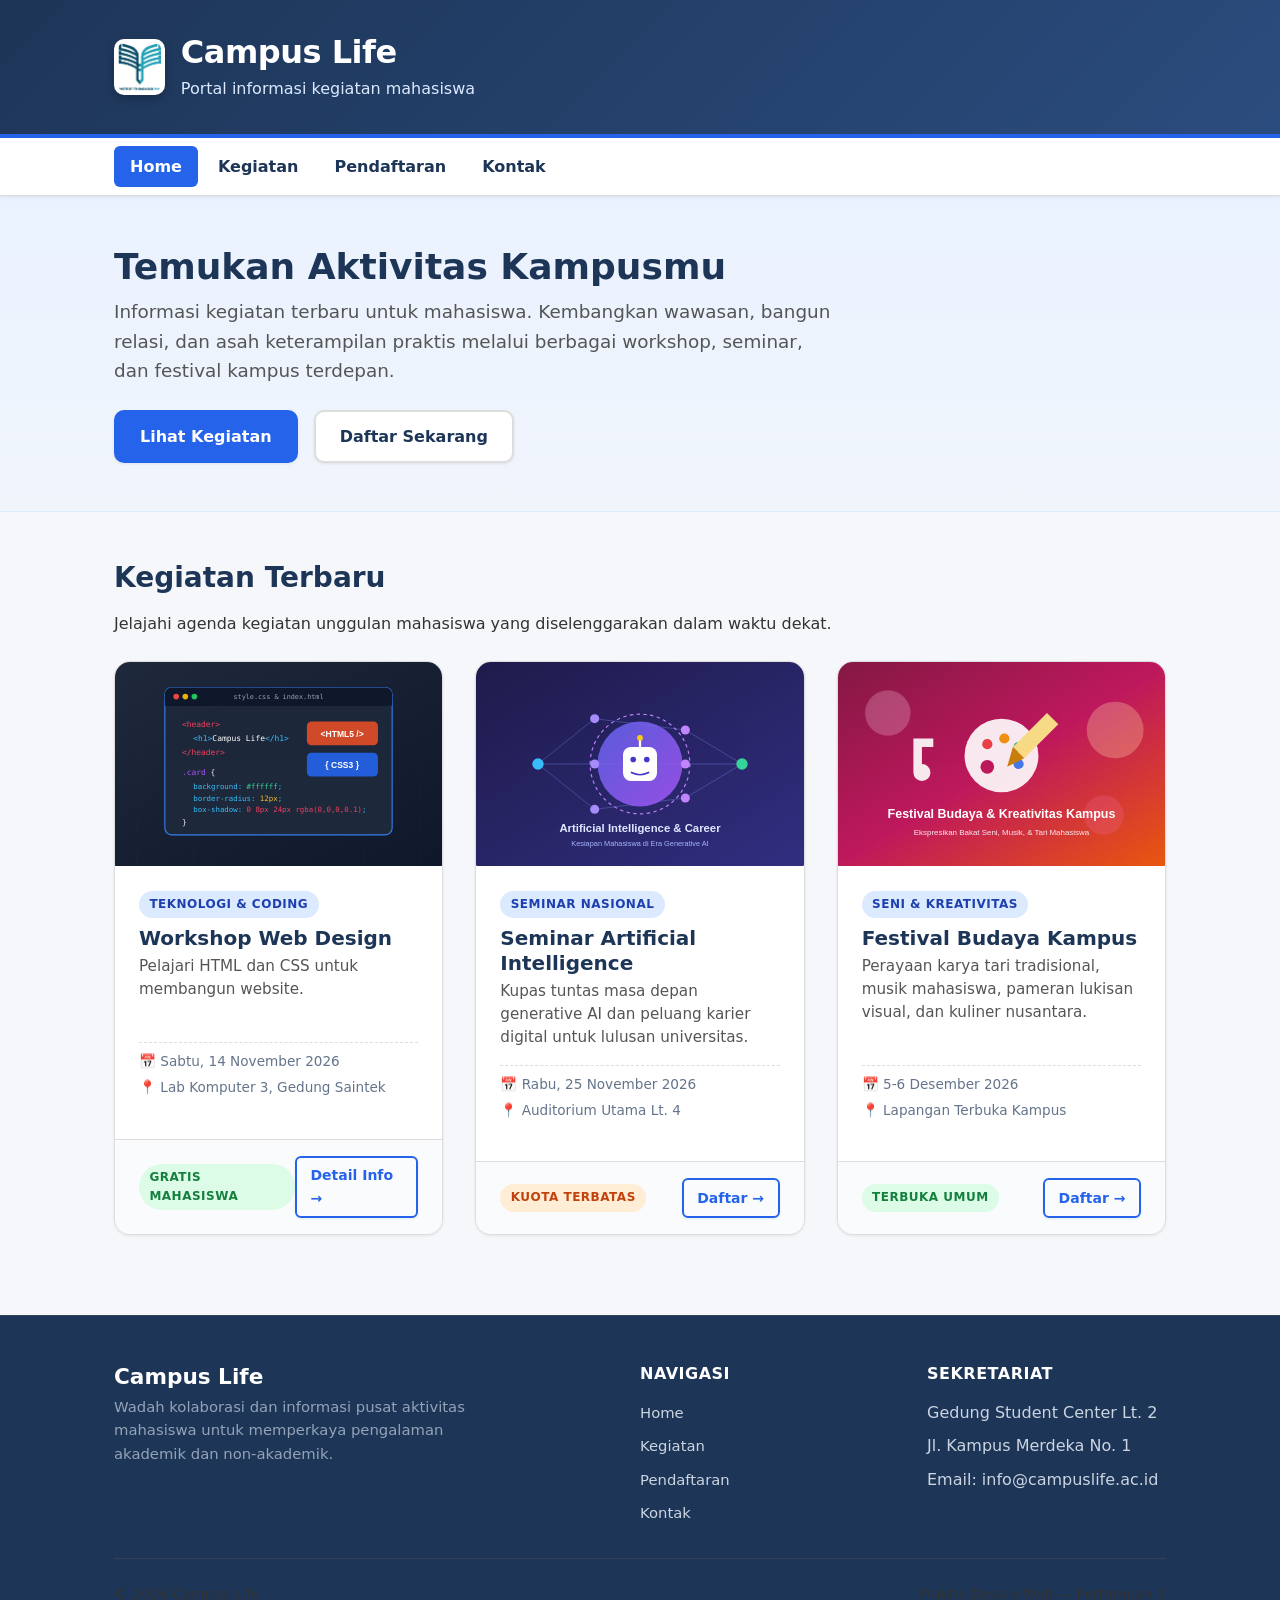
<file: index.html>
<!DOCTYPE html>
<html lang="id">

<head>
  <meta charset="UTF-8">
  <meta name="viewport" content="width=device-width, initial-scale=1.0">
  <meta name="description"
    content="Campus Life - Portal informasi kegiatan mahasiswa, workshop, seminar, dan komunitas kampus.">
  <title>Campus Life - Portal Informasi Kegiatan Mahasiswa</title>
  <link rel="stylesheet" href="style.css">
</head>

<body>
  <!-- Aksesibilitas keyboard: Skip to main content -->
  <a href="#main-content" class="skip-link">Lewati ke konten utama</a>

  <!-- Header Website -->
  <header class="site-header">
    <div class="container header-inner">
      <div class="header-brand">
        <img src="images/LOGO_IT_PLN_Kotak.png" alt="Logo Institut Teknologi PLN" class="brand-logo" width="56"
          height="56">
        <div class="header-title-group">
          <h1>Campus Life</h1>
          <p>Portal informasi kegiatan mahasiswa</p>
        </div>
      </div>
    </div>
  </header>

  <!-- Navigasi Utama -->
  <nav class="site-nav" aria-label="Navigasi utama">
    <div class="container">
      <ul class="nav-list">
        <li><a href="index.html" class="nav-link active" aria-current="page">Home</a></li>
        <li><a href="detail.html" class="nav-link">Kegiatan</a></li>
        <li><a href="registration.html" class="nav-link">Pendaftaran</a></li>
        <li><a href="contact.html" class="nav-link">Kontak</a></li>
      </ul>
    </div>
  </nav>

  <!-- Konten Utama -->
  <main id="main-content">
    <!-- Hero Section -->
    <section class="hero">
      <div class="container">
        <div class="hero-content">
          <h2>Temukan Aktivitas Kampusmu</h2>
          <p>Informasi kegiatan terbaru untuk mahasiswa. Kembangkan wawasan, bangun relasi, dan asah keterampilan
            praktis melalui berbagai workshop, seminar, dan festival kampus terdepan.</p>
          <div class="hero-actions">
            <a class="button" href="detail.html">Lihat Kegiatan</a>
            <a class="button button-secondary" href="registration.html">Daftar Sekarang</a>
          </div>
        </div>
      </div>
    </section>

    <!-- Bagian Kegiatan Terbaru -->
    <section class="content container">
      <h2>Kegiatan Terbaru</h2>
      <p>Jelajahi agenda kegiatan unggulan mahasiswa yang diselenggarakan dalam waktu dekat.</p>

      <div class="card-grid">
        <!-- Card 1: Workshop Web Design (Sesuai Starter Requirement) -->
        <article class="card">
          <div class="card-media">
            <img src="images/workshop-web.svg" alt="Ilustrasi Workshop Web Design" loading="lazy">
          </div>
          <div class="card-body">
            <div class="card-tag">
              <span class="badge badge-blue">Teknologi &amp; Coding</span>
            </div>
            <h3 class="card-title">Workshop Web Design</h3>
            <p class="card-desc">Pelajari HTML dan CSS untuk membangun website.</p>
            <div class="card-meta">
              <span class="card-meta-item">📅 Sabtu, 14 November 2026</span>
              <span class="card-meta-item">📍 Lab Komputer 3, Gedung Saintek</span>
            </div>
          </div>
          <div class="card-footer">
            <span class="badge badge-green">Gratis Mahasiswa</span>
            <a href="detail.html" class="button button-sm button-outline">Detail Info &rarr;</a>
          </div>
        </article>

        <!-- Card 2: Seminar AI & Career -->
        <article class="card">
          <div class="card-media">
            <img src="images/seminar-ai.svg" alt="Ilustrasi Seminar AI dan Karier" loading="lazy">
          </div>
          <div class="card-body">
            <div class="card-tag">
              <span class="badge badge-blue">Seminar Nasional</span>
            </div>
            <h3 class="card-title">Seminar Artificial Intelligence</h3>
            <p class="card-desc">Kupas tuntas masa depan generative AI dan peluang karier digital untuk lulusan
              universitas.</p>
            <div class="card-meta">
              <span class="card-meta-item">📅 Rabu, 25 November 2026</span>
              <span class="card-meta-item">📍 Auditorium Utama Lt. 4</span>
            </div>
          </div>
          <div class="card-footer">
            <span class="badge badge-orange">Kuota Terbatas</span>
            <a href="registration.html" class="button button-sm button-outline">Daftar &rarr;</a>
          </div>
        </article>

        <!-- Card 3: Festival Seni & Budaya -->
        <article class="card">
          <div class="card-media">
            <img src="images/festival-art.svg" alt="Ilustrasi Festival Seni Budaya" loading="lazy">
          </div>
          <div class="card-body">
            <div class="card-tag">
              <span class="badge badge-blue">Seni &amp; Kreativitas</span>
            </div>
            <h3 class="card-title">Festival Budaya Kampus</h3>
            <p class="card-desc">Perayaan karya tari tradisional, musik mahasiswa, pameran lukisan visual, dan kuliner
              nusantara.</p>
            <div class="card-meta">
              <span class="card-meta-item">📅 5-6 Desember 2026</span>
              <span class="card-meta-item">📍 Lapangan Terbuka Kampus</span>
            </div>
          </div>
          <div class="card-footer">
            <span class="badge badge-green">Terbuka Umum</span>
            <a href="registration.html" class="button button-sm button-outline">Daftar &rarr;</a>
          </div>
        </article>
      </div>
    </section>
  </main>

  <!-- Footer Website -->
  <footer class="site-footer">
    <div class="container">
      <div class="footer-top">
        <div class="footer-brand">
          <h3>Campus Life</h3>
          <p>Wadah kolaborasi dan informasi pusat aktivitas mahasiswa untuk memperkaya pengalaman akademik dan
            non-akademik.</p>
        </div>
        <div class="footer-column">
          <h4>Navigasi</h4>
          <ul class="footer-links">
            <li><a href="index.html">Home</a></li>
            <li><a href="detail.html">Kegiatan</a></li>
            <li><a href="registration.html">Pendaftaran</a></li>
            <li><a href="contact.html">Kontak</a></li>
          </ul>
        </div>
        <div class="footer-column">
          <h4>Sekretariat</h4>
          <ul class="footer-links">
            <li>Gedung Student Center Lt. 2</li>
            <li>Jl. Kampus Merdeka No. 1</li>
            <li>Email: info@campuslife.ac.id</li>
          </ul>
        </div>
      </div>
      <div class="footer-bottom">
        <p>&copy; 2026 Campus Life</p>
        <p>Praktik Desain Web &mdash; Pertemuan 7</p>
      </div>
    </div>
  </footer>
</body>

</html>
</file>
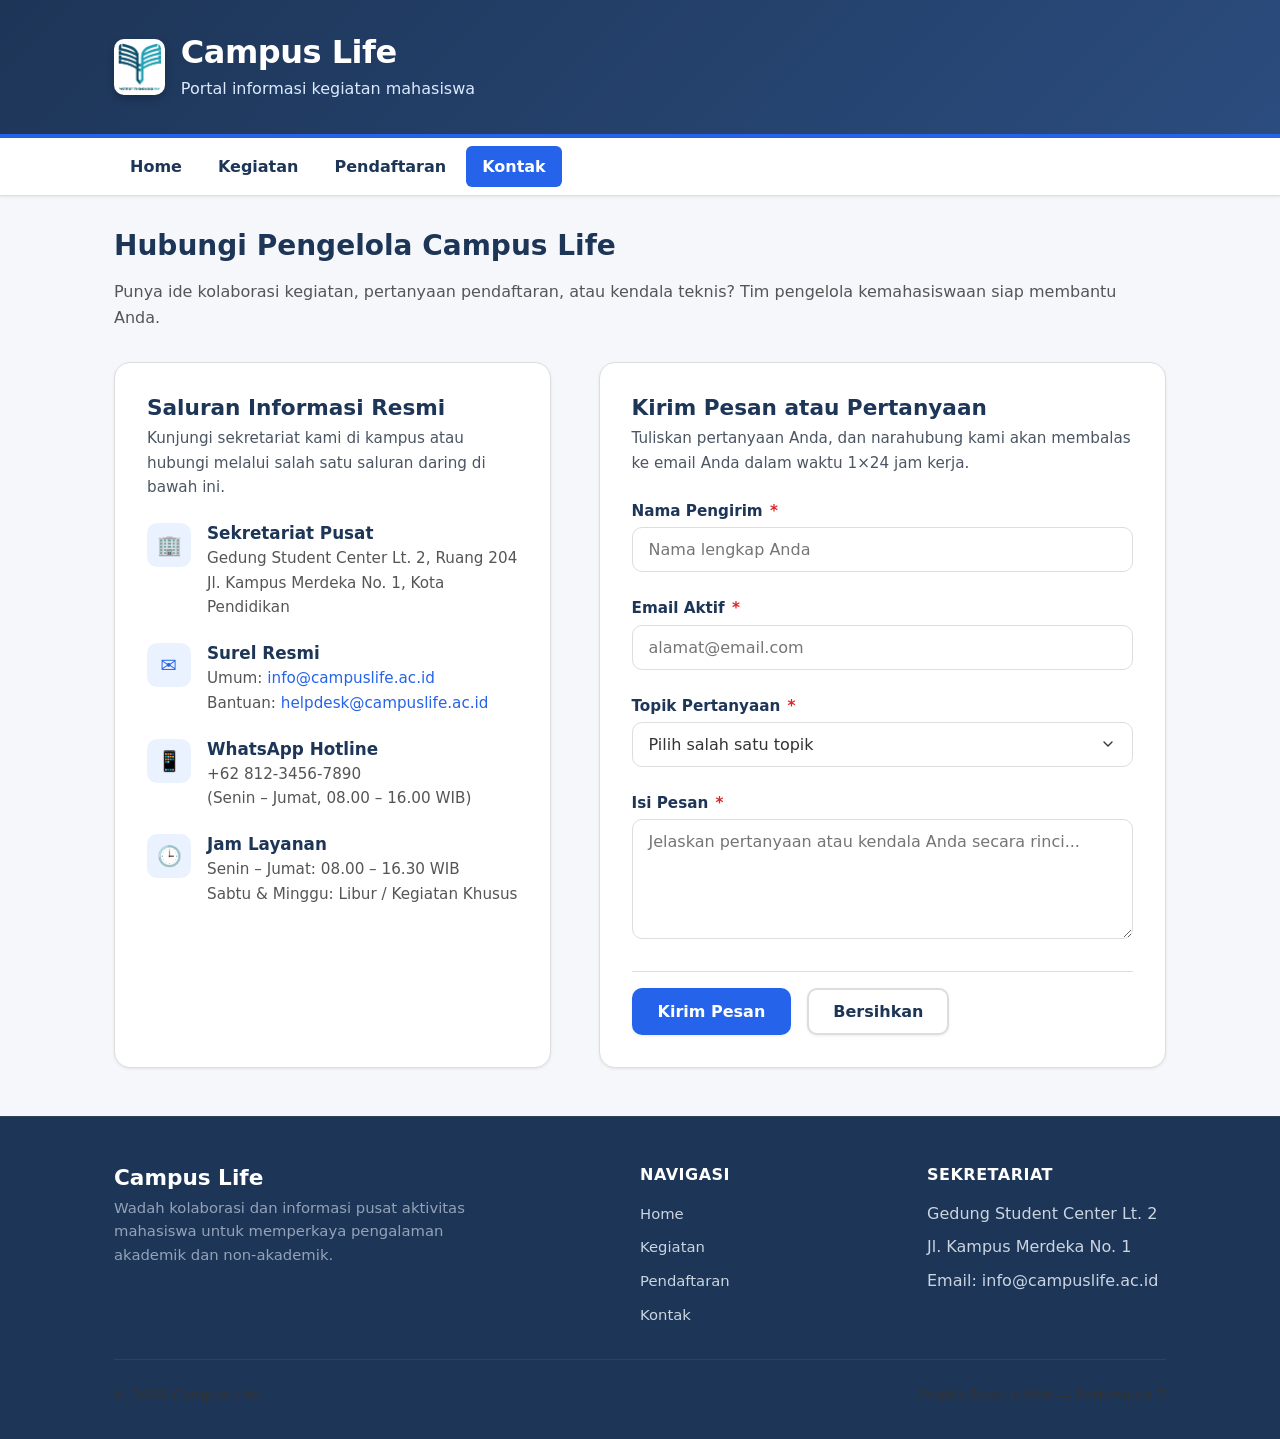
<file: contact.html>
<!DOCTYPE html>
<html lang="id">
<head>
  <meta charset="UTF-8">
  <meta name="viewport" content="width=device-width, initial-scale=1.0">
  <meta name="description" content="Hubungi sekretariat dan helpdesk Campus Life - Layanan informasi kegiatan dan kemahasiswaan.">
  <title>Kontak Kami - Campus Life</title>
  <link rel="stylesheet" href="style.css">
</head>
<body>
  <a href="#main-content" class="skip-link">Lewati ke konten utama</a>

  <!-- Header Website -->
  <header class="site-header">
    <div class="container header-inner">
      <div class="header-brand">
        <img src="images/LOGO_IT_PLN_Kotak.png" alt="Logo Institut Teknologi PLN" class="brand-logo" width="56" height="56">
        <div class="header-title-group">
          <h1>Campus Life</h1>
          <p>Portal informasi kegiatan mahasiswa</p>
        </div>
      </div>
    </div>
  </header>

  <!-- Navigasi Utama -->
  <nav class="site-nav" aria-label="Navigasi utama">
    <div class="container">
      <ul class="nav-list">
        <li><a href="index.html" class="nav-link">Home</a></li>
        <li><a href="detail.html" class="nav-link">Kegiatan</a></li>
        <li><a href="registration.html" class="nav-link">Pendaftaran</a></li>
        <li><a href="contact.html" class="nav-link active" aria-current="page">Kontak</a></li>
      </ul>
    </div>
  </nav>

  <!-- Konten Utama: Kontak & Form Pesan -->
  <main id="main-content" class="container">
    <div style="margin-top: 2rem; margin-bottom: 1.5rem;">
      <h2>Hubungi Pengelola Campus Life</h2>
      <p style="color: var(--color-text-muted);">
        Punya ide kolaborasi kegiatan, pertanyaan pendaftaran, atau kendala teknis? Tim pengelola kemahasiswaan siap membantu Anda.
      </p>
    </div>

    <div class="contact-grid">
      <!-- Kolom Informasi Kontak -->
      <aside class="contact-info-card">
        <h3>Saluran Informasi Resmi</h3>
        <p style="font-size: 0.95rem; color: #4b5563;">
          Kunjungi sekretariat kami di kampus atau hubungi melalui salah satu saluran daring di bawah ini.
        </p>

        <ul class="contact-channels">
          <li class="channel-item">
            <div class="channel-icon" aria-hidden="true">🏢</div>
            <div class="channel-details">
              <h4>Sekretariat Pusat</h4>
              <p>Gedung Student Center Lt. 2, Ruang 204<br>Jl. Kampus Merdeka No. 1, Kota Pendidikan</p>
            </div>
          </li>

          <li class="channel-item">
            <div class="channel-icon" aria-hidden="true">✉️</div>
            <div class="channel-details">
              <h4>Surel Resmi</h4>
              <p>
                Umum: <a href="mailto:info@campuslife.ac.id">info@campuslife.ac.id</a><br>
                Bantuan: <a href="mailto:helpdesk@campuslife.ac.id">helpdesk@campuslife.ac.id</a>
              </p>
            </div>
          </li>

          <li class="channel-item">
            <div class="channel-icon" aria-hidden="true">📱</div>
            <div class="channel-details">
              <h4>WhatsApp Hotline</h4>
              <p>+62 812-3456-7890<br>(Senin &ndash; Jumat, 08.00 &ndash; 16.00 WIB)</p>
            </div>
          </li>

          <li class="channel-item">
            <div class="channel-icon" aria-hidden="true">🕒</div>
            <div class="channel-details">
              <h4>Jam Layanan</h4>
              <p>Senin &ndash; Jumat: 08.00 &ndash; 16.30 WIB<br>Sabtu &amp; Minggu: Libur / Kegiatan Khusus</p>
            </div>
          </li>
        </ul>
      </aside>

      <!-- Kolom Formulir Pesan -->
      <section class="contact-info-card">
        <h3>Kirim Pesan atau Pertanyaan</h3>
        <p style="font-size: 0.95rem; color: #4b5563; margin-bottom: 1.5rem;">
          Tuliskan pertanyaan Anda, dan narahubung kami akan membalas ke email Anda dalam waktu 1&times;24 jam kerja.
        </p>

        <div id="contact-notification" class="alert alert-info" style="display: none;" role="status"></div>

        <form id="contact-form" method="post" action="#">
          <div class="form-group">
            <label for="contact-name" class="form-label">Nama Pengirim <span class="required" aria-hidden="true">*</span></label>
            <input type="text" id="contact-name" name="name" class="form-control" placeholder="Nama lengkap Anda" required autocomplete="name">
          </div>

          <div class="form-group">
            <label for="contact-email" class="form-label">Email Aktif <span class="required" aria-hidden="true">*</span></label>
            <input type="email" id="contact-email" name="email" class="form-control" placeholder="alamat@email.com" required autocomplete="email">
          </div>

          <div class="form-group">
            <label for="contact-category" class="form-label">Topik Pertanyaan <span class="required" aria-hidden="true">*</span></label>
            <select id="contact-category" name="category" class="form-control" required>
              <option value="" disabled selected>Pilih salah satu topik</option>
              <option value="pendaftaran">Pertanyaan Seputar Pendaftaran</option>
              <option value="sertifikat">Klaim E-Sertifikat Kegiatan</option>
              <option value="kolaborasi">Usulan Kerja Sama / Publikasi Event Ormawa</option>
              <option value="lainnya">Lain-lain</option>
            </select>
          </div>

          <div class="form-group">
            <label for="contact-message" class="form-label">Isi Pesan <span class="required" aria-hidden="true">*</span></label>
            <textarea id="contact-message" name="message" class="form-control" rows="4" placeholder="Jelaskan pertanyaan atau kendala Anda secara rinci..." required></textarea>
          </div>

          <div class="form-actions" style="margin-top: 1.5rem; padding-top: 1rem;">
            <button type="submit" class="button">Kirim Pesan</button>
            <button type="reset" class="button button-secondary">Bersihkan</button>
          </div>
        </form>
      </section>
    </div>
  </main>

  <!-- Footer Website -->
  <footer class="site-footer">
    <div class="container">
      <div class="footer-top">
        <div class="footer-brand">
          <h3>Campus Life</h3>
          <p>Wadah kolaborasi dan informasi pusat aktivitas mahasiswa untuk memperkaya pengalaman akademik dan non-akademik.</p>
        </div>
        <div class="footer-column">
          <h4>Navigasi</h4>
          <ul class="footer-links">
            <li><a href="index.html">Home</a></li>
            <li><a href="detail.html">Kegiatan</a></li>
            <li><a href="registration.html">Pendaftaran</a></li>
            <li><a href="contact.html">Kontak</a></li>
          </ul>
        </div>
        <div class="footer-column">
          <h4>Sekretariat</h4>
          <ul class="footer-links">
            <li>Gedung Student Center Lt. 2</li>
            <li>Jl. Kampus Merdeka No. 1</li>
            <li>Email: info@campuslife.ac.id</li>
          </ul>
        </div>
      </div>
      <div class="footer-bottom">
        <p>&copy; 2026 Campus Life</p>
        <p>Praktik Desain Web &mdash; Pertemuan 7</p>
      </div>
    </div>
  </footer>

  <script>
    document.getElementById('contact-form').addEventListener('submit', function(e) {
      e.preventDefault();
      const notif = document.getElementById('contact-notification');
      const name = document.getElementById('contact-name').value;
      notif.className = 'alert alert-success';
      notif.style.display = 'block';
      notif.innerHTML = '✅ <strong>Pesan Terkirim!</strong> Terima kasih ' + name + ', pesan Anda telah diterima di form simulasi ini.';
      notif.scrollIntoView({ behavior: 'smooth', block: 'nearest' });
    });
  </script>
</body>
</html>
</file>
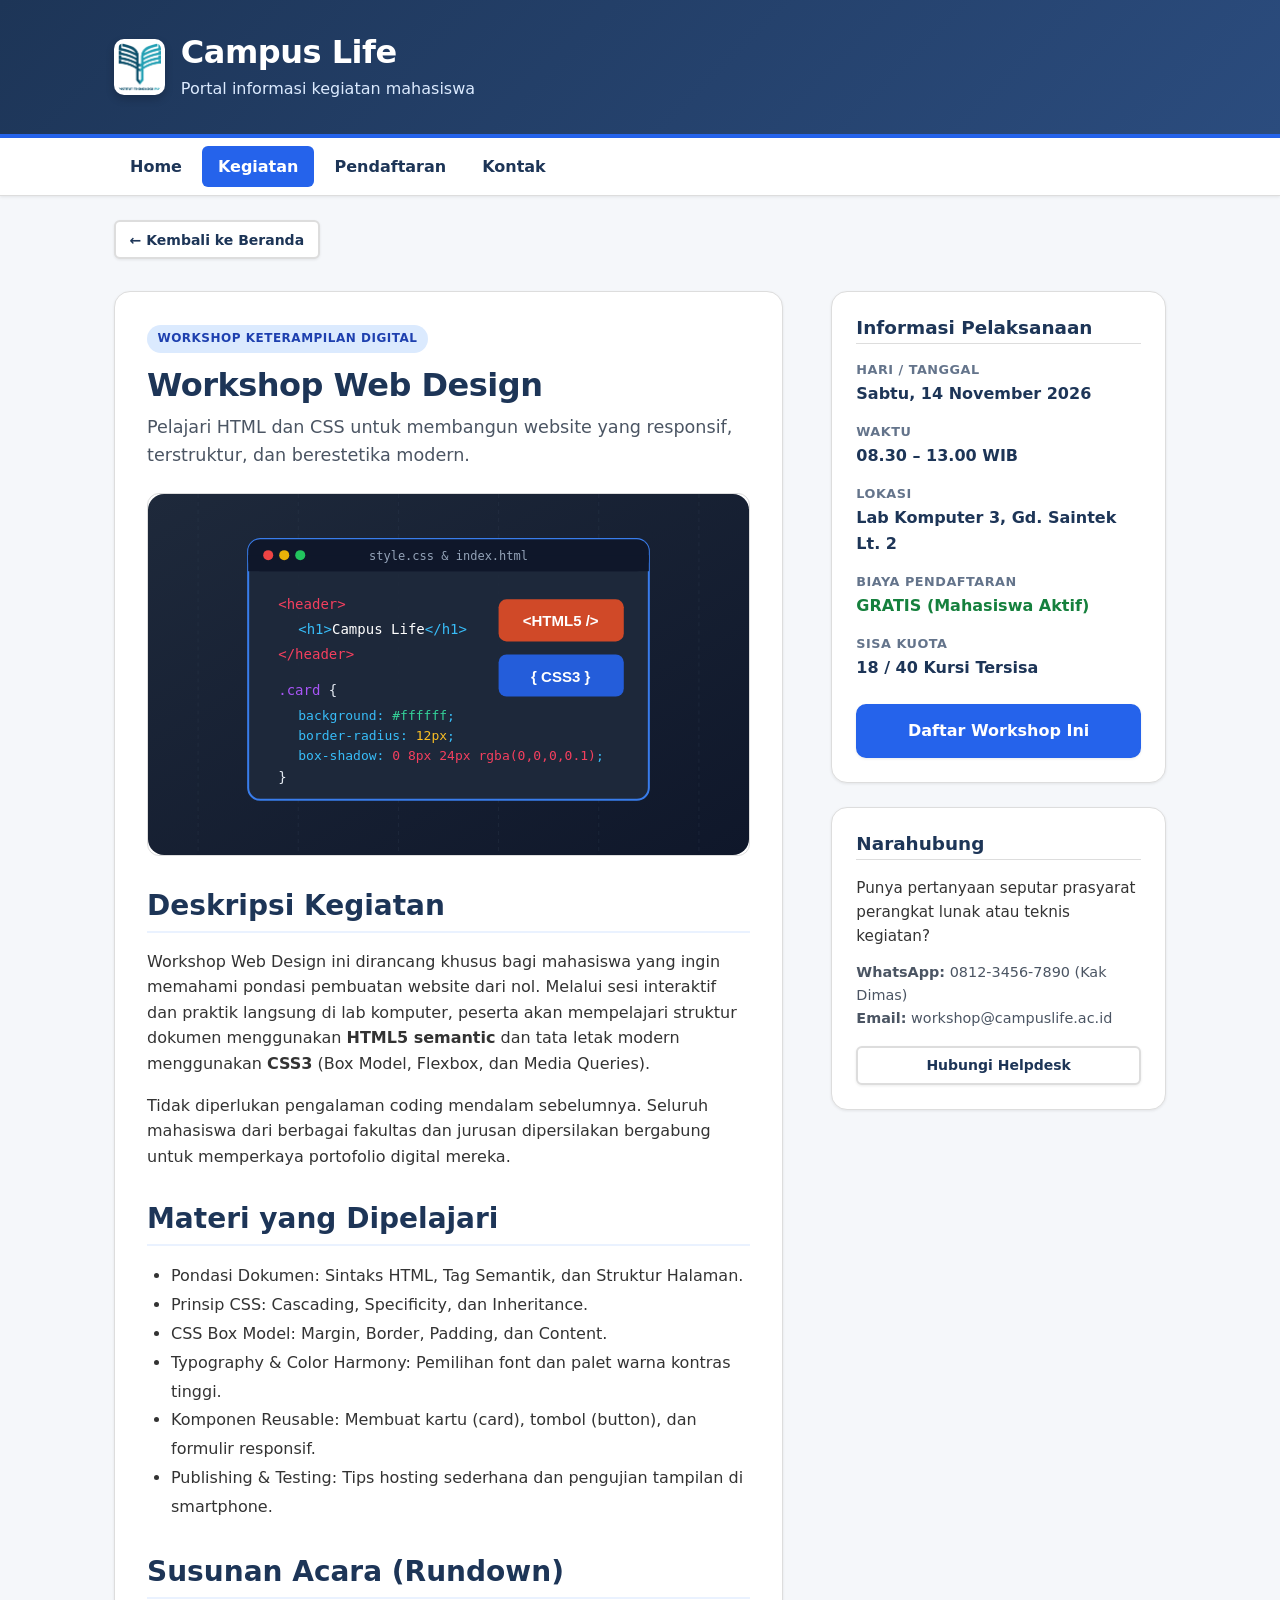
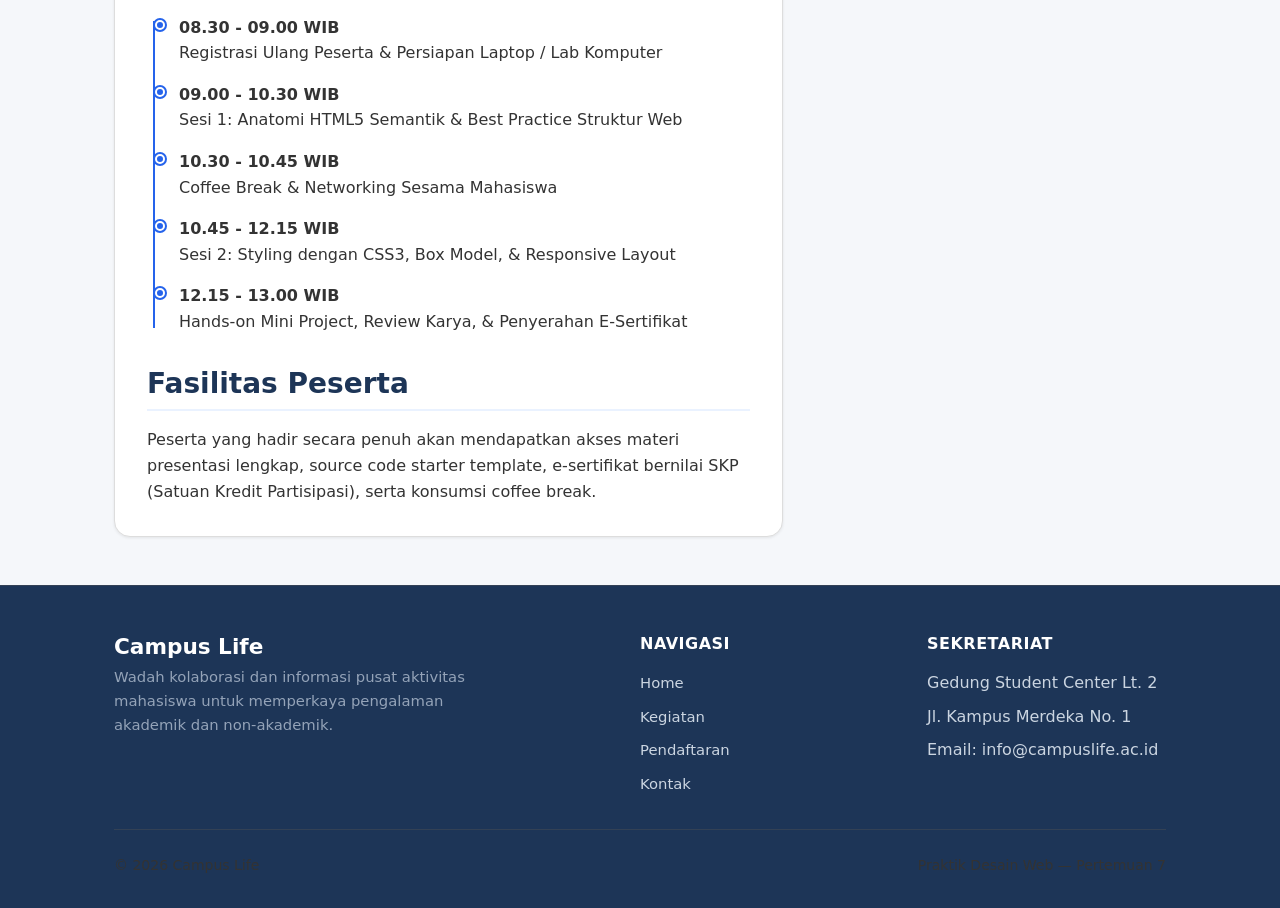
<file: detail.html>
<!DOCTYPE html>
<html lang="id">
<head>
  <meta charset="UTF-8">
  <meta name="viewport" content="width=device-width, initial-scale=1.0">
  <meta name="description" content="Detail Workshop Web Design - Pelajari HTML dan CSS untuk membangun website modern di Campus Life.">
  <title>Detail Kegiatan: Workshop Web Design - Campus Life</title>
  <link rel="stylesheet" href="style.css">
</head>
<body>
  <a href="#main-content" class="skip-link">Lewati ke konten utama</a>

  <!-- Header Website -->
  <header class="site-header">
    <div class="container header-inner">
      <div class="header-brand">
        <img src="images/LOGO_IT_PLN_Kotak.png" alt="Logo Institut Teknologi PLN" class="brand-logo" width="56" height="56">
        <div class="header-title-group">
          <h1>Campus Life</h1>
          <p>Portal informasi kegiatan mahasiswa</p>
        </div>
      </div>
    </div>
  </header>

  <!-- Navigasi Utama -->
  <nav class="site-nav" aria-label="Navigasi utama">
    <div class="container">
      <ul class="nav-list">
        <li><a href="index.html" class="nav-link">Home</a></li>
        <li><a href="detail.html" class="nav-link active" aria-current="page">Kegiatan</a></li>
        <li><a href="registration.html" class="nav-link">Pendaftaran</a></li>
        <li><a href="contact.html" class="nav-link">Kontak</a></li>
      </ul>
    </div>
  </nav>

  <!-- Konten Utama -->
  <main id="main-content" class="container">
    <div style="margin-top: 1.5rem;">
      <a href="index.html" class="button button-sm button-secondary">&larr; Kembali ke Beranda</a>
    </div>

    <div class="detail-layout">
      <!-- Kolom Informasi Lengkap -->
      <article class="detail-main">
        <span class="badge badge-blue">Workshop Keterampilan Digital</span>
        <h1 style="margin-top: 0.75rem; margin-bottom: 0.5rem; font-size: 2rem;">Workshop Web Design</h1>
        <p style="font-size: 1.1rem; color: #4b5563; margin-bottom: 1.5rem;">
          Pelajari HTML dan CSS untuk membangun website yang responsif, terstruktur, dan berestetika modern.
        </p>

        <div style="border-radius: 12px; overflow: hidden; margin-bottom: 2rem; border: 1px solid var(--color-border);">
          <img src="images/workshop-web.svg" alt="Preview Workshop Web Design" style="width: 100%; height: auto;">
        </div>

        <h2>Deskripsi Kegiatan</h2>
        <p>
          Workshop Web Design ini dirancang khusus bagi mahasiswa yang ingin memahami pondasi pembuatan website dari nol. Melalui sesi interaktif dan praktik langsung di lab komputer, peserta akan mempelajari struktur dokumen menggunakan <strong>HTML5 semantic</strong> dan tata letak modern menggunakan <strong>CSS3</strong> (Box Model, Flexbox, dan Media Queries).
        </p>
        <p>
          Tidak diperlukan pengalaman coding mendalam sebelumnya. Seluruh mahasiswa dari berbagai fakultas dan jurusan dipersilakan bergabung untuk memperkaya portofolio digital mereka.
        </p>

        <h2>Materi yang Dipelajari</h2>
        <ul style="padding-left: 1.5rem; margin-bottom: 1.5rem; line-height: 1.8; color: var(--color-text-main);">
          <li>Pondasi Dokumen: Sintaks HTML, Tag Semantik, dan Struktur Halaman.</li>
          <li>Prinsip CSS: Cascading, Specificity, dan Inheritance.</li>
          <li>CSS Box Model: Margin, Border, Padding, dan Content.</li>
          <li>Typography &amp; Color Harmony: Pemilihan font dan palet warna kontras tinggi.</li>
          <li>Komponen Reusable: Membuat kartu (card), tombol (button), dan formulir responsif.</li>
          <li>Publishing &amp; Testing: Tips hosting sederhana dan pengujian tampilan di smartphone.</li>
        </ul>

        <h2>Susunan Acara (Rundown)</h2>
        <ol class="timeline">
          <li class="timeline-item">
            <strong>08.30 - 09.00 WIB</strong>
            <p>Registrasi Ulang Peserta &amp; Persiapan Laptop / Lab Komputer</p>
          </li>
          <li class="timeline-item">
            <strong>09.00 - 10.30 WIB</strong>
            <p>Sesi 1: Anatomi HTML5 Semantik &amp; Best Practice Struktur Web</p>
          </li>
          <li class="timeline-item">
            <strong>10.30 - 10.45 WIB</strong>
            <p>Coffee Break &amp; Networking Sesama Mahasiswa</p>
          </li>
          <li class="timeline-item">
            <strong>10.45 - 12.15 WIB</strong>
            <p>Sesi 2: Styling dengan CSS3, Box Model, &amp; Responsive Layout</p>
          </li>
          <li class="timeline-item">
            <strong>12.15 - 13.00 WIB</strong>
            <p>Hands-on Mini Project, Review Karya, &amp; Penyerahan E-Sertifikat</p>
          </li>
        </ol>

        <h2>Fasilitas Peserta</h2>
        <p>
          Peserta yang hadir secara penuh akan mendapatkan akses materi presentasi lengkap, source code starter template, e-sertifikat bernilai SKP (Satuan Kredit Partisipasi), serta konsumsi coffee break.
        </p>
      </article>

      <!-- Sidebar Informasi & Tindakan -->
      <aside class="detail-sidebar">
        <!-- Box Ringkasan Pelaksanaan -->
        <div class="sidebar-box">
          <h3>Informasi Pelaksanaan</h3>
          <ul class="info-list">
            <li class="info-item">
              <span class="info-item-label">Hari / Tanggal</span>
              <span class="info-item-value">Sabtu, 14 November 2026</span>
            </li>
            <li class="info-item">
              <span class="info-item-label">Waktu</span>
              <span class="info-item-value">08.30 &ndash; 13.00 WIB</span>
            </li>
            <li class="info-item">
              <span class="info-item-label">Lokasi</span>
              <span class="info-item-value">Lab Komputer 3, Gd. Saintek Lt. 2</span>
            </li>
            <li class="info-item">
              <span class="info-item-label">Biaya Pendaftaran</span>
              <span class="info-item-value" style="color: var(--color-success);">GRATIS (Mahasiswa Aktif)</span>
            </li>
            <li class="info-item">
              <span class="info-item-label">Sisa Kuota</span>
              <span class="info-item-value">18 / 40 Kursi Tersisa</span>
            </li>
          </ul>

          <div style="margin-top: 1.5rem;">
            <a href="registration.html" class="button" style="width: 100%;">Daftar Workshop Ini</a>
          </div>
        </div>

        <!-- Box Kontak Penyelenggara -->
        <div class="sidebar-box">
          <h3>Narahubung</h3>
          <p style="font-size: 0.95rem; margin-bottom: 0.75rem;">
            Punya pertanyaan seputar prasyarat perangkat lunak atau teknis kegiatan?
          </p>
          <p style="font-size: 0.9rem; color: #4b5563; margin-bottom: 1rem;">
            <strong>WhatsApp:</strong> 0812-3456-7890 (Kak Dimas)<br>
            <strong>Email:</strong> workshop@campuslife.ac.id
          </p>
          <a href="contact.html" class="button button-sm button-secondary" style="width: 100%;">Hubungi Helpdesk</a>
        </div>
      </aside>
    </div>
  </main>

  <!-- Footer Website -->
  <footer class="site-footer">
    <div class="container">
      <div class="footer-top">
        <div class="footer-brand">
          <h3>Campus Life</h3>
          <p>Wadah kolaborasi dan informasi pusat aktivitas mahasiswa untuk memperkaya pengalaman akademik dan non-akademik.</p>
        </div>
        <div class="footer-column">
          <h4>Navigasi</h4>
          <ul class="footer-links">
            <li><a href="index.html">Home</a></li>
            <li><a href="detail.html">Kegiatan</a></li>
            <li><a href="registration.html">Pendaftaran</a></li>
            <li><a href="contact.html">Kontak</a></li>
          </ul>
        </div>
        <div class="footer-column">
          <h4>Sekretariat</h4>
          <ul class="footer-links">
            <li>Gedung Student Center Lt. 2</li>
            <li>Jl. Kampus Merdeka No. 1</li>
            <li>Email: info@campuslife.ac.id</li>
          </ul>
        </div>
      </div>
      <div class="footer-bottom">
        <p>&copy; 2026 Campus Life</p>
        <p>Praktik Desain Web &mdash; Pertemuan 7</p>
      </div>
    </div>
  </footer>
</body>
</html>
</file>
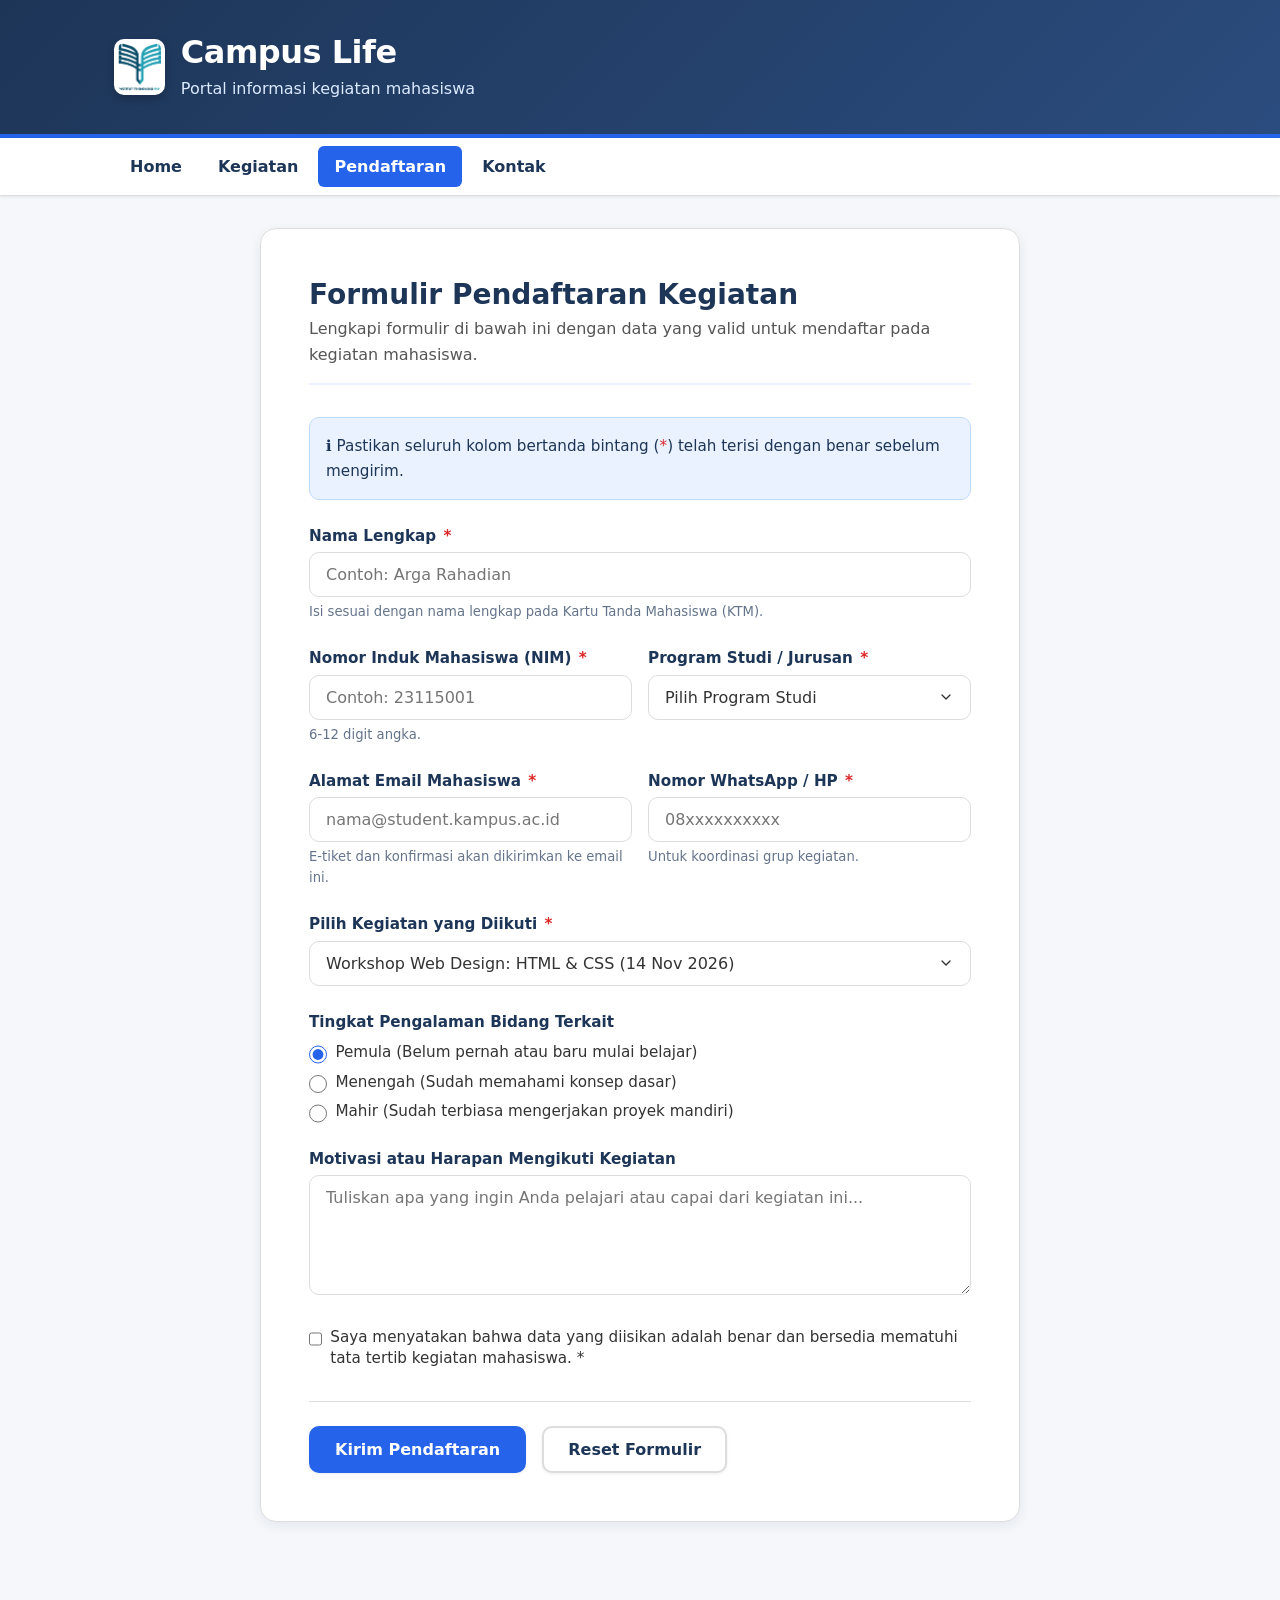
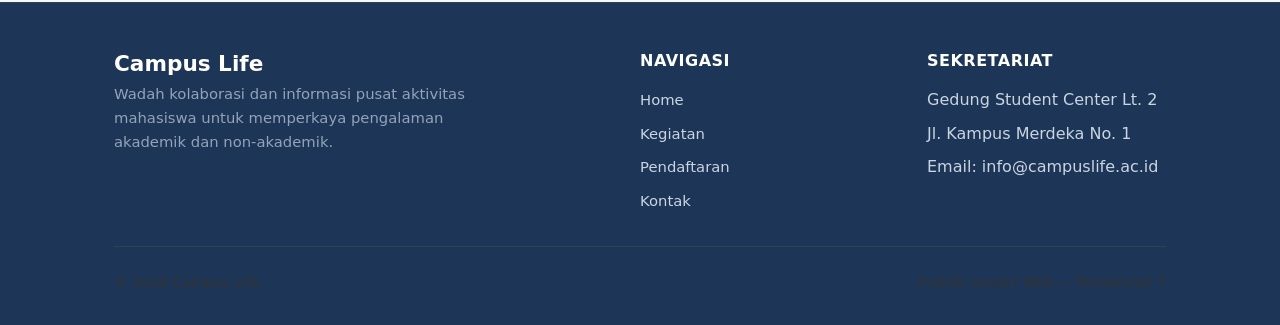
<file: registration.html>
<!DOCTYPE html>
<html lang="id">
<head>
  <meta charset="UTF-8">
  <meta name="viewport" content="width=device-width, initial-scale=1.0">
  <meta name="description" content="Pendaftaran kegiatan mahasiswa di portal Campus Life - Isi formulir registrasi online.">
  <title>Pendaftaran Kegiatan Mahasiswa - Campus Life</title>
  <link rel="stylesheet" href="style.css">
</head>
<body>
  <a href="#main-content" class="skip-link">Lewati ke konten utama</a>

  <!-- Header Website -->
  <header class="site-header">
    <div class="container header-inner">
      <div class="header-brand">
        <img src="images/LOGO_IT_PLN_Kotak.png" alt="Logo Institut Teknologi PLN" class="brand-logo" width="56" height="56">
        <div class="header-title-group">
          <h1>Campus Life</h1>
          <p>Portal informasi kegiatan mahasiswa</p>
        </div>
      </div>
    </div>
  </header>

  <!-- Navigasi Utama -->
  <nav class="site-nav" aria-label="Navigasi utama">
    <div class="container">
      <ul class="nav-list">
        <li><a href="index.html" class="nav-link">Home</a></li>
        <li><a href="detail.html" class="nav-link">Kegiatan</a></li>
        <li><a href="registration.html" class="nav-link active" aria-current="page">Pendaftaran</a></li>
        <li><a href="contact.html" class="nav-link">Kontak</a></li>
      </ul>
    </div>
  </nav>

  <!-- Konten Utama: Form Registrasi -->
  <main id="main-content" class="container">
    <div class="form-wrapper">
      <div class="form-header">
        <h2>Formulir Pendaftaran Kegiatan</h2>
        <p>Lengkapi formulir di bawah ini dengan data yang valid untuk mendaftar pada kegiatan mahasiswa.</p>
      </div>

      <!-- Area Notifikasi Alert (Dikelola sisi klien) -->
      <div id="form-notification" class="alert alert-info" role="status">
        <span>ℹ️ Pastikan seluruh kolom bertanda bintang (<span style="color:#dc2626;">*</span>) telah terisi dengan benar sebelum mengirim.</span>
      </div>

      <form id="registration-form" method="post" action="#">
        <!-- Nama Lengkap -->
        <div class="form-group">
          <label for="fullname" class="form-label">Nama Lengkap <span class="required" aria-hidden="true">*</span></label>
          <input type="text" id="fullname" name="fullname" class="form-control" placeholder="Contoh: Arga Rahadian" required autocomplete="name">
          <span class="form-helper">Isi sesuai dengan nama lengkap pada Kartu Tanda Mahasiswa (KTM).</span>
        </div>

        <!-- NIM & Program Studi (Grid Baris) -->
        <div style="display: grid; grid-template-columns: repeat(auto-fit, minmax(220px, 1fr)); gap: var(--space-md); margin-bottom: var(--space-lg);">
          <div>
            <label for="student-id" class="form-label">Nomor Induk Mahasiswa (NIM) <span class="required" aria-hidden="true">*</span></label>
            <input type="text" id="student-id" name="student_id" class="form-control" placeholder="Contoh: 23115001" required pattern="[0-9]{6,12}">
            <span class="form-helper">6-12 digit angka.</span>
          </div>
          <div>
            <label for="department" class="form-label">Program Studi / Jurusan <span class="required" aria-hidden="true">*</span></label>
            <select id="department" name="department" class="form-control" required>
              <option value="" disabled selected>Pilih Program Studi</option>
              <option value="ti">Teknik Informatika</option>
              <option value="si">Sistem Informasi</option>
              <option value="ilkom">Ilmu Komputer</option>
              <option value="dkv">Desain Komunikasi Visual</option>
              <option value="manajemen">Manajemen &amp; Bisnis</option>
              <option value="lainnya">Lainnya</option>
            </select>
          </div>
        </div>

        <!-- Email & Nomor Telepon -->
        <div style="display: grid; grid-template-columns: repeat(auto-fit, minmax(220px, 1fr)); gap: var(--space-md); margin-bottom: var(--space-lg);">
          <div>
            <label for="email" class="form-label">Alamat Email Mahasiswa <span class="required" aria-hidden="true">*</span></label>
            <input type="email" id="email" name="email" class="form-control" placeholder="nama@student.kampus.ac.id" required autocomplete="email">
            <span class="form-helper">E-tiket dan konfirmasi akan dikirimkan ke email ini.</span>
          </div>
          <div>
            <label for="phone" class="form-label">Nomor WhatsApp / HP <span class="required" aria-hidden="true">*</span></label>
            <input type="tel" id="phone" name="phone" class="form-control" placeholder="08xxxxxxxxxx" required autocomplete="tel">
            <span class="form-helper">Untuk koordinasi grup kegiatan.</span>
          </div>
        </div>

        <!-- Pilihan Kegiatan -->
        <div class="form-group">
          <label for="event-choice" class="form-label">Pilih Kegiatan yang Diikuti <span class="required" aria-hidden="true">*</span></label>
          <select id="event-choice" name="event_choice" class="form-control" required>
            <option value="" disabled selected>Pilih salah satu kegiatan</option>
            <option value="workshop-web" selected>Workshop Web Design: HTML &amp; CSS (14 Nov 2026)</option>
            <option value="seminar-ai">Seminar Artificial Intelligence (25 Nov 2026)</option>
            <option value="festival-art">Festival Budaya &amp; Kreativitas Kampus (5-6 Des 2026)</option>
          </select>
        </div>

        <!-- Tingkat Kemampuan / Pengalaman -->
        <div class="form-group">
          <fieldset style="border: none; padding: 0;">
            <legend class="form-label">Tingkat Pengalaman Bidang Terkait</legend>
            <div class="form-check-group">
              <label class="form-check">
                <input type="radio" name="skill_level" value="beginner" checked>
                <span class="form-check-label">Pemula (Belum pernah atau baru mulai belajar)</span>
              </label>
              <label class="form-check">
                <input type="radio" name="skill_level" value="intermediate">
                <span class="form-check-label">Menengah (Sudah memahami konsep dasar)</span>
              </label>
              <label class="form-check">
                <input type="radio" name="skill_level" value="advanced">
                <span class="form-check-label">Mahir (Sudah terbiasa mengerjakan proyek mandiri)</span>
              </label>
            </div>
          </fieldset>
        </div>

        <!-- Motivasi / Catatan Khusus -->
        <div class="form-group">
          <label for="motivation" class="form-label">Motivasi atau Harapan Mengikuti Kegiatan</label>
          <textarea id="motivation" name="motivation" class="form-control" rows="3" placeholder="Tuliskan apa yang ingin Anda pelajari atau capai dari kegiatan ini..."></textarea>
        </div>

        <!-- Persetujuan Syarat & Ketentuan -->
        <div class="form-group">
          <label class="form-check">
            <input type="checkbox" id="terms" name="terms" required>
            <span class="form-check-label">
              Saya menyatakan bahwa data yang diisikan adalah benar dan bersedia mematuhi tata tertib kegiatan mahasiswa. <span class="required" aria-hidden="true">*</span>
            </span>
          </label>
        </div>

        <!-- Tombol Aksi -->
        <div class="form-actions">
          <button type="submit" class="button">Kirim Pendaftaran</button>
          <button type="reset" class="button button-secondary">Reset Formulir</button>
        </div>
      </form>
    </div>
  </main>

  <!-- Footer Website -->
  <footer class="site-footer">
    <div class="container">
      <div class="footer-top">
        <div class="footer-brand">
          <h3>Campus Life</h3>
          <p>Wadah kolaborasi dan informasi pusat aktivitas mahasiswa untuk memperkaya pengalaman akademik dan non-akademik.</p>
        </div>
        <div class="footer-column">
          <h4>Navigasi</h4>
          <ul class="footer-links">
            <li><a href="index.html">Home</a></li>
            <li><a href="detail.html">Kegiatan</a></li>
            <li><a href="registration.html">Pendaftaran</a></li>
            <li><a href="contact.html">Kontak</a></li>
          </ul>
        </div>
        <div class="footer-column">
          <h4>Sekretariat</h4>
          <ul class="footer-links">
            <li>Gedung Student Center Lt. 2</li>
            <li>Jl. Kampus Merdeka No. 1</li>
            <li>Email: info@campuslife.ac.id</li>
          </ul>
        </div>
      </div>
      <div class="footer-bottom">
        <p>&copy; 2026 Campus Life</p>
        <p>Praktik Desain Web &mdash; Pertemuan 7</p>
      </div>
    </div>
  </footer>

  <!-- Script sederhana interaksi form sisi klien (tanpa backend) -->
  <script>
    document.getElementById('registration-form').addEventListener('submit', function(e) {
      e.preventDefault();
      const notif = document.getElementById('form-notification');
      const name = document.getElementById('fullname').value;
      const eventEl = document.getElementById('event-choice');
      const eventName = eventEl.options[eventEl.selectedIndex].text;

      notif.className = 'alert alert-success';
      notif.innerHTML = '✅ <strong>Pendaftaran Berhasil!</strong> Terima kasih ' + name + ', formulir untuk kegiatan "' + eventName + '" telah diterima di browser (simulasi sisi klien).';
      notif.scrollIntoView({ behavior: 'smooth', block: 'center' });
    });
  </script>
</body>
</html>
</file>
<file: style.css>
/* ==========================================================================
   Campus Life - Style Sheet (style.css)
   Pertemuan 7: Praktik Styled Web Page
   ========================================================================== */

/* --- 1. CSS Custom Properties / Variables --- */
:root {
  /* Color Palette (Sesuai arahan materi & panduan desain) */
  --color-navy: #1d3557;
  --color-blue-primary: #2563eb;
  --color-blue-hover: #1d4ed8;
  --color-blue-light: #457b9d;
  --color-bg-page: #f5f7fa;
  --color-bg-hero: #eaf2ff;
  --color-text-main: #333333;
  --color-text-muted: #555555;
  --color-text-light: #ffffff;
  --color-border: #dddddd;
  --color-border-focus: #2563eb;
  --color-card-bg: #ffffff;
  --color-success: #15803d;
  --color-success-bg: #dcfce7;
  --color-badge-bg: #dbeafe;
  --color-badge-text: #1e40af;

  /* Typography */
  --font-family-base: 'Segoe UI', system-ui, -apple-system, BlinkMacSystemFont, Roboto, sans-serif;
  --font-family-heading: 'Segoe UI', system-ui, -apple-system, sans-serif;
  --line-height-base: 1.6;
  --line-height-heading: 1.25;

  /* Spacing */
  --space-xs: 0.25rem;  /* 4px */
  --space-sm: 0.5rem;   /* 8px */
  --space-md: 1rem;     /* 16px */
  --space-lg: 1.5rem;   /* 24px */
  --space-xl: 2rem;     /* 32px */
  --space-2xl: 3rem;    /* 48px */

  /* Borders & Radius */
  --radius-sm: 6px;
  --radius-md: 10px;
  --radius-lg: 16px;
  --radius-full: 9999px;

  /* Shadows */
  --shadow-sm: 0 1px 3px rgba(0, 0, 0, 0.08);
  --shadow-md: 0 4px 12px rgba(29, 53, 87, 0.08);
  --shadow-lg: 0 10px 25px rgba(29, 53, 87, 0.12);
  --shadow-hover: 0 12px 28px rgba(37, 99, 235, 0.16);

  /* Layout */
  --container-max-width: 1100px;
  --transition-speed: 0.2s ease-in-out;
}

/* --- 2. CSS Reset & Base Styles --- */
*,
*::before,
*::after {
  box-sizing: border-box;
  margin: 0;
  padding: 0;
}

html {
  font-size: 16px;
  scroll-behavior: smooth;
}

body {
  font-family: var(--font-family-base);
  font-size: 1rem;
  line-height: var(--line-height-base);
  color: var(--color-text-main);
  background-color: var(--color-bg-page);
  min-height: 100vh;
  display: flex;
  flex-direction: column;
}

/* --- 3. Typography & Hierarchy --- */
h1, h2, h3, h4, h5, h6 {
  font-family: var(--font-family-heading);
  line-height: var(--line-height-heading);
  color: var(--color-navy);
  font-weight: 700;
}

h1 {
  font-size: 2.25rem;
  letter-spacing: -0.5px;
}

h2 {
  font-size: 1.75rem;
  margin-bottom: var(--space-md);
}

h3 {
  font-size: 1.35rem;
  margin-bottom: var(--space-xs);
}

p {
  margin-bottom: var(--space-md);
  color: var(--color-text-main);
}

p:last-child {
  margin-bottom: 0;
}

img, svg {
  display: block;
  max-width: 100%;
  height: auto;
}

/* --- 4. Accessibility & Focus States --- */
a {
  color: var(--color-blue-primary);
  text-decoration: none;
  transition: color var(--transition-speed);
}

a:hover {
  color: var(--color-blue-hover);
  text-decoration: underline;
}

/* Focus indicator yang jelas & aksesibel (tanpa menghilangkan outline) */
a:focus-visible,
button:focus-visible,
input:focus-visible,
select:focus-visible,
textarea:focus-visible {
  outline: 3px solid var(--color-border-focus);
  outline-offset: 3px;
}

/* Skip to content link untuk aksesibilitas keyboard */
.skip-link {
  position: absolute;
  top: -50px;
  left: 20px;
  background: var(--color-navy);
  color: var(--color-text-light);
  padding: var(--space-sm) var(--space-md);
  border-radius: var(--radius-sm);
  z-index: 1000;
  transition: top var(--transition-speed);
  font-weight: 600;
}

.skip-link:focus {
  top: 15px;
}

/* --- 5. Layout Containers --- */
.container {
  width: 100%;
  max-width: var(--container-max-width);
  margin-left: auto;
  margin-right: auto;
  padding-left: var(--space-lg);
  padding-right: var(--space-lg);
}

main {
  flex: 1 0 auto;
  padding-bottom: var(--space-2xl);
}

/* --- 6. Header Component --- */
header.site-header {
  background: linear-gradient(135deg, var(--color-navy) 0%, #2b4c7e 100%);
  color: var(--color-text-light);
  padding-top: var(--space-xl);
  padding-bottom: var(--space-xl);
  border-bottom: 4px solid var(--color-blue-primary);
  box-shadow: var(--shadow-md);
}

.header-inner {
  display: flex;
  align-items: center;
  gap: var(--space-lg);
}

.header-brand {
  display: flex;
  align-items: center;
  gap: var(--space-md);
}

.brand-logo {
  height: 56px;
  width: auto;
  max-width: 60px;
  flex-shrink: 0;
  background-color: #ffffff;
  padding: 4px;
  border-radius: var(--radius-md);
  box-shadow: 0 4px 8px rgba(0, 0, 0, 0.2);
  object-fit: contain;
}

.header-title-group h1 {
  color: var(--color-text-light);
  font-size: 2rem;
  margin-bottom: var(--space-xs);
  display: flex;
  align-items: center;
  gap: var(--space-xs);
}

.header-title-group p {
  color: #dbeafe;
  font-size: 1rem;
  margin-bottom: 0;
  font-weight: 400;
}

/* --- 7. Navigation Bar --- */
nav.site-nav {
  background-color: var(--color-card-bg);
  border-bottom: 1px solid var(--color-border);
  box-shadow: var(--shadow-sm);
  position: sticky;
  top: 0;
  z-index: 100;
}

.nav-list {
  list-style: none;
  display: flex;
  align-items: center;
  gap: var(--space-xs);
  padding-top: var(--space-sm);
  padding-bottom: var(--space-sm);
  overflow-x: auto;
}

.nav-link {
  display: inline-flex;
  align-items: center;
  gap: var(--space-xs);
  padding: var(--space-sm) var(--space-md);
  font-weight: 600;
  color: var(--color-navy);
  border-radius: var(--radius-sm);
  text-decoration: none;
  transition: all var(--transition-speed);
}

.nav-link:hover {
  background-color: var(--color-bg-hero);
  color: var(--color-blue-primary);
  text-decoration: none;
}

.nav-link.active {
  background-color: var(--color-blue-primary);
  color: var(--color-text-light);
}

.nav-link.active:hover {
  background-color: var(--color-blue-hover);
  color: var(--color-text-light);
}

/* --- 8. Hero Section --- */
section.hero {
  background: linear-gradient(180deg, var(--color-bg-hero) 0%, rgba(234, 242, 255, 0.4) 100%);
  border-bottom: 1px solid #dbeafe;
  padding-top: var(--space-2xl);
  padding-bottom: var(--space-2xl);
  margin-bottom: var(--space-2xl);
}

.hero-content {
  display: flex;
  flex-direction: column;
  align-items: flex-start;
  max-width: 720px;
}

.hero h2 {
  font-size: 2.25rem;
  color: var(--color-navy);
  margin-bottom: var(--space-sm);
}

.hero p {
  font-size: 1.15rem;
  color: var(--color-text-muted);
  line-height: 1.6;
  margin-bottom: var(--space-lg);
}

.hero-actions {
  display: flex;
  flex-wrap: wrap;
  gap: var(--space-md);
}

/* --- 9. Reusable Component: Buttons (.button) --- */
.button {
  display: inline-flex;
  align-items: center;
  justify-content: center;
  gap: var(--space-sm);
  font-family: var(--font-family-base);
  font-size: 1rem;
  font-weight: 600;
  padding: 0.75rem 1.5rem;
  color: var(--color-text-light);
  background-color: var(--color-blue-primary);
  border: 2px solid var(--color-blue-primary);
  border-radius: var(--radius-md);
  text-decoration: none;
  cursor: pointer;
  transition: all var(--transition-speed);
  box-shadow: var(--shadow-sm);
}

.button:hover {
  background-color: var(--color-blue-hover);
  border-color: var(--color-blue-hover);
  color: var(--color-text-light);
  text-decoration: none;
  transform: translateY(-2px);
  box-shadow: var(--shadow-md);
}

.button:active {
  transform: translateY(0);
}

.button-secondary {
  background-color: #ffffff;
  color: var(--color-navy);
  border-color: var(--color-border);
}

.button-secondary:hover {
  background-color: #f1f5f9;
  border-color: var(--color-navy);
  color: var(--color-navy);
}

.button-outline {
  background-color: transparent;
  color: var(--color-blue-primary);
  border-color: var(--color-blue-primary);
}

.button-outline:hover {
  background-color: var(--color-blue-primary);
  color: var(--color-text-light);
}

.button-sm {
  font-size: 0.875rem;
  padding: 0.4rem 0.85rem;
  border-radius: var(--radius-sm);
}

/* --- 10. Reusable Component: Cards (.card) --- */
.card-grid {
  display: grid;
  grid-template-columns: repeat(auto-fill, minmax(310px, 1fr));
  gap: var(--space-xl);
  margin-top: var(--space-lg);
  margin-bottom: var(--space-xl);
}

.card {
  background-color: var(--color-card-bg);
  border: 1px solid var(--color-border);
  border-radius: var(--radius-lg);
  overflow: hidden;
  box-shadow: var(--shadow-sm);
  display: flex;
  flex-direction: column;
  transition: transform var(--transition-speed), box-shadow var(--transition-speed), border-color var(--transition-speed);
}

.card:hover {
  transform: translateY(-4px);
  box-shadow: var(--shadow-hover);
  border-color: #cbd5e1;
}

.card-media {
  position: relative;
  background-color: #e2e8f0;
  width: 100%;
  aspect-ratio: 16 / 10;
  overflow: hidden;
}

.card-media img,
.card-media svg {
  width: 100%;
  height: 100%;
  object-fit: cover;
  transition: transform 0.3s ease;
}

.card:hover .card-media img,
.card:hover .card-media svg {
  transform: scale(1.03);
}

.card-body {
  padding: var(--space-lg);
  display: flex;
  flex-direction: column;
  flex-grow: 1;
}

.card-tag {
  align-self: flex-start;
  margin-bottom: var(--space-sm);
}

.card-title {
  font-size: 1.25rem;
  color: var(--color-navy);
  margin-bottom: var(--space-xs);
}

.card-desc {
  font-size: 0.95rem;
  color: var(--color-text-muted);
  line-height: 1.5;
  margin-bottom: var(--space-md);
  flex-grow: 1;
}

.card-meta {
  display: flex;
  flex-direction: column;
  gap: var(--space-xs);
  font-size: 0.85rem;
  color: #64748b;
  margin-bottom: var(--space-md);
  padding-top: var(--space-sm);
  border-top: 1px dashed var(--color-border);
}

.card-meta-item {
  display: flex;
  align-items: center;
  gap: var(--space-xs);
}

.card-footer {
  padding: var(--space-md) var(--space-lg);
  background-color: #fafbfc;
  border-top: 1px solid var(--color-border);
  display: flex;
  justify-content: space-between;
  align-items: center;
}

/* --- 11. Badges & Tags --- */
.badge {
  display: inline-block;
  padding: 0.25rem 0.65rem;
  font-size: 0.75rem;
  font-weight: 700;
  text-transform: uppercase;
  letter-spacing: 0.5px;
  border-radius: var(--radius-full);
}

.badge-blue {
  background-color: var(--color-badge-bg);
  color: var(--color-badge-text);
}

.badge-green {
  background-color: var(--color-success-bg);
  color: var(--color-success);
}

.badge-orange {
  background-color: #ffedd5;
  color: #c2410c;
}

/* --- 12. Forms & Inputs --- */
.form-wrapper {
  background-color: var(--color-card-bg);
  border: 1px solid var(--color-border);
  border-radius: var(--radius-lg);
  padding: var(--space-2xl);
  box-shadow: var(--shadow-md);
  max-width: 760px;
  margin: var(--space-xl) auto;
}

.form-header {
  margin-bottom: var(--space-xl);
  border-bottom: 2px solid var(--color-bg-hero);
  padding-bottom: var(--space-md);
}

.form-header h2 {
  margin-bottom: var(--space-xs);
}

.form-header p {
  color: var(--color-text-muted);
}

.form-group {
  margin-bottom: var(--space-lg);
}

.form-group:last-of-type {
  margin-bottom: var(--space-xl);
}

.form-label {
  display: block;
  font-weight: 600;
  color: var(--color-navy);
  margin-bottom: var(--space-xs);
  font-size: 0.95rem;
}

.form-label .required {
  color: #dc2626;
  margin-left: 2px;
}

.form-helper {
  display: block;
  font-size: 0.825rem;
  color: #64748b;
  margin-top: var(--space-xs);
}

.form-control {
  width: 100%;
  padding: 0.75rem var(--space-md);
  font-family: var(--font-family-base);
  font-size: 1rem;
  color: var(--color-text-main);
  background-color: #ffffff;
  border: 1.5px solid var(--color-border);
  border-radius: var(--radius-md);
  transition: border-color var(--transition-speed), box-shadow var(--transition-speed);
}

.form-control:focus {
  border-color: var(--color-blue-primary);
  box-shadow: 0 0 0 3px rgba(37, 99, 235, 0.15);
}

select.form-control {
  cursor: pointer;
  background-image: url("data:image/svg+xml;charset=UTF-8,%3csvg xmlns='http://www.w3.org/2000/svg' viewBox='0 0 24 24' fill='none' stroke='%23333333' stroke-width='2' stroke-linecap='round' stroke-linejoin='round'%3e%3cpolyline points='6 9 12 15 18 9'%3e%3c/polyline%3e%3c/svg%3e");
  background-repeat: no-repeat;
  background-position: right 1rem center;
  background-size: 1em;
  padding-right: 2.5rem;
  appearance: none;
}

textarea.form-control {
  resize: vertical;
  min-height: 120px;
}

/* Radio & Checkbox styling */
.form-check-group {
  display: flex;
  flex-direction: column;
  gap: var(--space-sm);
  margin-top: var(--space-xs);
}

.form-check {
  display: flex;
  align-items: flex-start;
  gap: var(--space-sm);
  cursor: pointer;
}

.form-check input[type="radio"],
.form-check input[type="checkbox"] {
  width: 1.15rem;
  height: 1.15rem;
  margin-top: 0.2rem;
  accent-color: var(--color-blue-primary);
  cursor: pointer;
}

.form-check-label {
  font-size: 0.95rem;
  color: var(--color-text-main);
  line-height: 1.4;
  cursor: pointer;
}

.form-actions {
  display: flex;
  align-items: center;
  gap: var(--space-md);
  margin-top: var(--space-xl);
  padding-top: var(--space-lg);
  border-top: 1px solid var(--color-border);
}

/* Alert Notification Feedback */
.alert {
  padding: var(--space-md);
  border-radius: var(--radius-md);
  margin-bottom: var(--space-lg);
  display: flex;
  align-items: center;
  gap: var(--space-sm);
  font-size: 0.95rem;
}

.alert-info {
  background-color: var(--color-bg-hero);
  color: var(--color-navy);
  border: 1px solid #bfdbfe;
}

.alert-success {
  background-color: var(--color-success-bg);
  color: var(--color-success);
  border: 1px solid #bbf7d0;
}

/* --- 13. Detail Page Component --- */
.detail-layout {
  display: grid;
  grid-template-columns: 2fr 1fr;
  gap: var(--space-2xl);
  margin-top: var(--space-xl);
}

.detail-main {
  background-color: var(--color-card-bg);
  padding: var(--space-xl);
  border-radius: var(--radius-lg);
  border: 1px solid var(--color-border);
  box-shadow: var(--shadow-sm);
}

.detail-main h2 {
  border-bottom: 2px solid var(--color-bg-hero);
  padding-bottom: var(--space-sm);
  margin-top: var(--space-xl);
}

.detail-main h2:first-of-type {
  margin-top: 0;
}

.detail-sidebar {
  display: flex;
  flex-direction: column;
  gap: var(--space-lg);
}

.sidebar-box {
  background-color: var(--color-card-bg);
  padding: var(--space-lg);
  border-radius: var(--radius-lg);
  border: 1px solid var(--color-border);
  box-shadow: var(--shadow-sm);
}

.sidebar-box h3 {
  font-size: 1.15rem;
  border-bottom: 1px solid var(--color-border);
  padding-bottom: var(--space-xs);
  margin-bottom: var(--space-md);
}

.info-list {
  list-style: none;
  display: flex;
  flex-direction: column;
  gap: var(--space-md);
}

.info-item {
  display: flex;
  flex-direction: column;
}

.info-item-label {
  font-size: 0.8rem;
  text-transform: uppercase;
  color: #64748b;
  font-weight: 700;
  letter-spacing: 0.5px;
}

.info-item-value {
  font-size: 1rem;
  color: var(--color-navy);
  font-weight: 600;
}

.timeline {
  list-style: none;
  position: relative;
  padding-left: var(--space-xl);
  margin: var(--space-md) 0;
}

.timeline::before {
  content: '';
  position: absolute;
  top: 6px;
  bottom: 6px;
  left: 6px;
  width: 2px;
  background-color: var(--color-blue-primary);
}

.timeline-item {
  position: relative;
  margin-bottom: var(--space-md);
}

.timeline-item::before {
  content: '';
  position: absolute;
  left: -24px;
  top: 5px;
  width: 10px;
  height: 10px;
  border-radius: 50%;
  background-color: var(--color-blue-primary);
  border: 2px solid #ffffff;
  box-shadow: 0 0 0 2px var(--color-blue-primary);
}

/* --- 14. Contact Page Component --- */
.contact-grid {
  display: grid;
  grid-template-columns: 1fr 1.3fr;
  gap: var(--space-2xl);
  margin-top: var(--space-xl);
}

.contact-info-card {
  background-color: var(--color-card-bg);
  border: 1px solid var(--color-border);
  border-radius: var(--radius-lg);
  padding: var(--space-xl);
  box-shadow: var(--shadow-sm);
}

.contact-channels {
  list-style: none;
  margin-top: var(--space-lg);
  display: flex;
  flex-direction: column;
  gap: var(--space-lg);
}

.channel-item {
  display: flex;
  gap: var(--space-md);
}

.channel-icon {
  width: 44px;
  height: 44px;
  border-radius: var(--radius-md);
  background-color: var(--color-bg-hero);
  color: var(--color-blue-primary);
  display: flex;
  align-items: center;
  justify-content: center;
  font-size: 1.25rem;
  flex-shrink: 0;
}

.channel-details h4 {
  font-size: 1.05rem;
  margin-bottom: 2px;
}

.channel-details p {
  color: var(--color-text-muted);
  font-size: 0.95rem;
  margin-bottom: 0;
}

/* --- 15. Footer Component --- */
footer.site-footer {
  background-color: var(--color-navy);
  color: #cbd5e1;
  padding-top: var(--space-2xl);
  padding-bottom: var(--space-xl);
  margin-top: auto;
  border-top: 1px solid #334155;
}

.footer-top {
  display: grid;
  grid-template-columns: 2fr 1fr 1fr;
  gap: var(--space-2xl);
  padding-bottom: var(--space-xl);
  border-bottom: 1px solid #334155;
  margin-bottom: var(--space-lg);
}

.footer-brand h3 {
  color: var(--color-text-light);
  font-size: 1.35rem;
  margin-bottom: var(--space-xs);
}

.footer-brand p {
  color: #94a3b8;
  font-size: 0.925rem;
  max-width: 380px;
}

.footer-column h4 {
  color: var(--color-text-light);
  font-size: 1rem;
  margin-bottom: var(--space-md);
  text-transform: uppercase;
  letter-spacing: 0.5px;
}

.footer-links {
  list-style: none;
  display: flex;
  flex-direction: column;
  gap: var(--space-sm);
}

.footer-links a {
  color: #cbd5e1;
  font-size: 0.925rem;
  transition: color var(--transition-speed), padding-left var(--transition-speed);
}

.footer-links a:hover {
  color: #ffffff;
  padding-left: 4px;
  text-decoration: none;
}

.footer-bottom {
  display: flex;
  justify-content: space-between;
  align-items: center;
  font-size: 0.875rem;
  color: #94a3b8;
}

.footer-bottom p {
  margin-bottom: 0;
}

/* --- 16. Responsive Media Queries --- */
@media (max-width: 900px) {
  .detail-layout,
  .contact-grid {
    grid-template-columns: 1fr;
    gap: var(--space-xl);
  }

  .footer-top {
    grid-template-columns: 1fr 1fr;
  }

  .footer-brand {
    grid-column: span 2;
  }
}

@media (max-width: 640px) {
  h1 {
    font-size: 1.75rem;
  }

  h2 {
    font-size: 1.45rem;
  }

  .header-inner {
    flex-direction: column;
    align-items: flex-start;
    gap: var(--space-sm);
  }

  .nav-list {
    flex-wrap: wrap;
    gap: var(--space-xs);
  }

  .nav-link {
    padding: var(--space-xs) var(--space-sm);
    font-size: 0.9rem;
  }

  .hero h2 {
    font-size: 1.75rem;
  }

  .hero p {
    font-size: 1rem;
  }

  .hero-actions {
    flex-direction: column;
    width: 100%;
  }

  .hero-actions .button {
    width: 100%;
  }

  .card-grid {
    grid-template-columns: 1fr;
  }

  .form-wrapper {
    padding: var(--space-lg);
  }

  .form-actions {
    flex-direction: column;
  }

  .form-actions .button {
    width: 100%;
  }

  .footer-top {
    grid-template-columns: 1fr;
    gap: var(--space-lg);
  }

  .footer-brand {
    grid-column: span 1;
  }

  .footer-bottom {
    flex-direction: column;
    align-items: flex-start;
    gap: var(--space-sm);
  }
}
</file>
